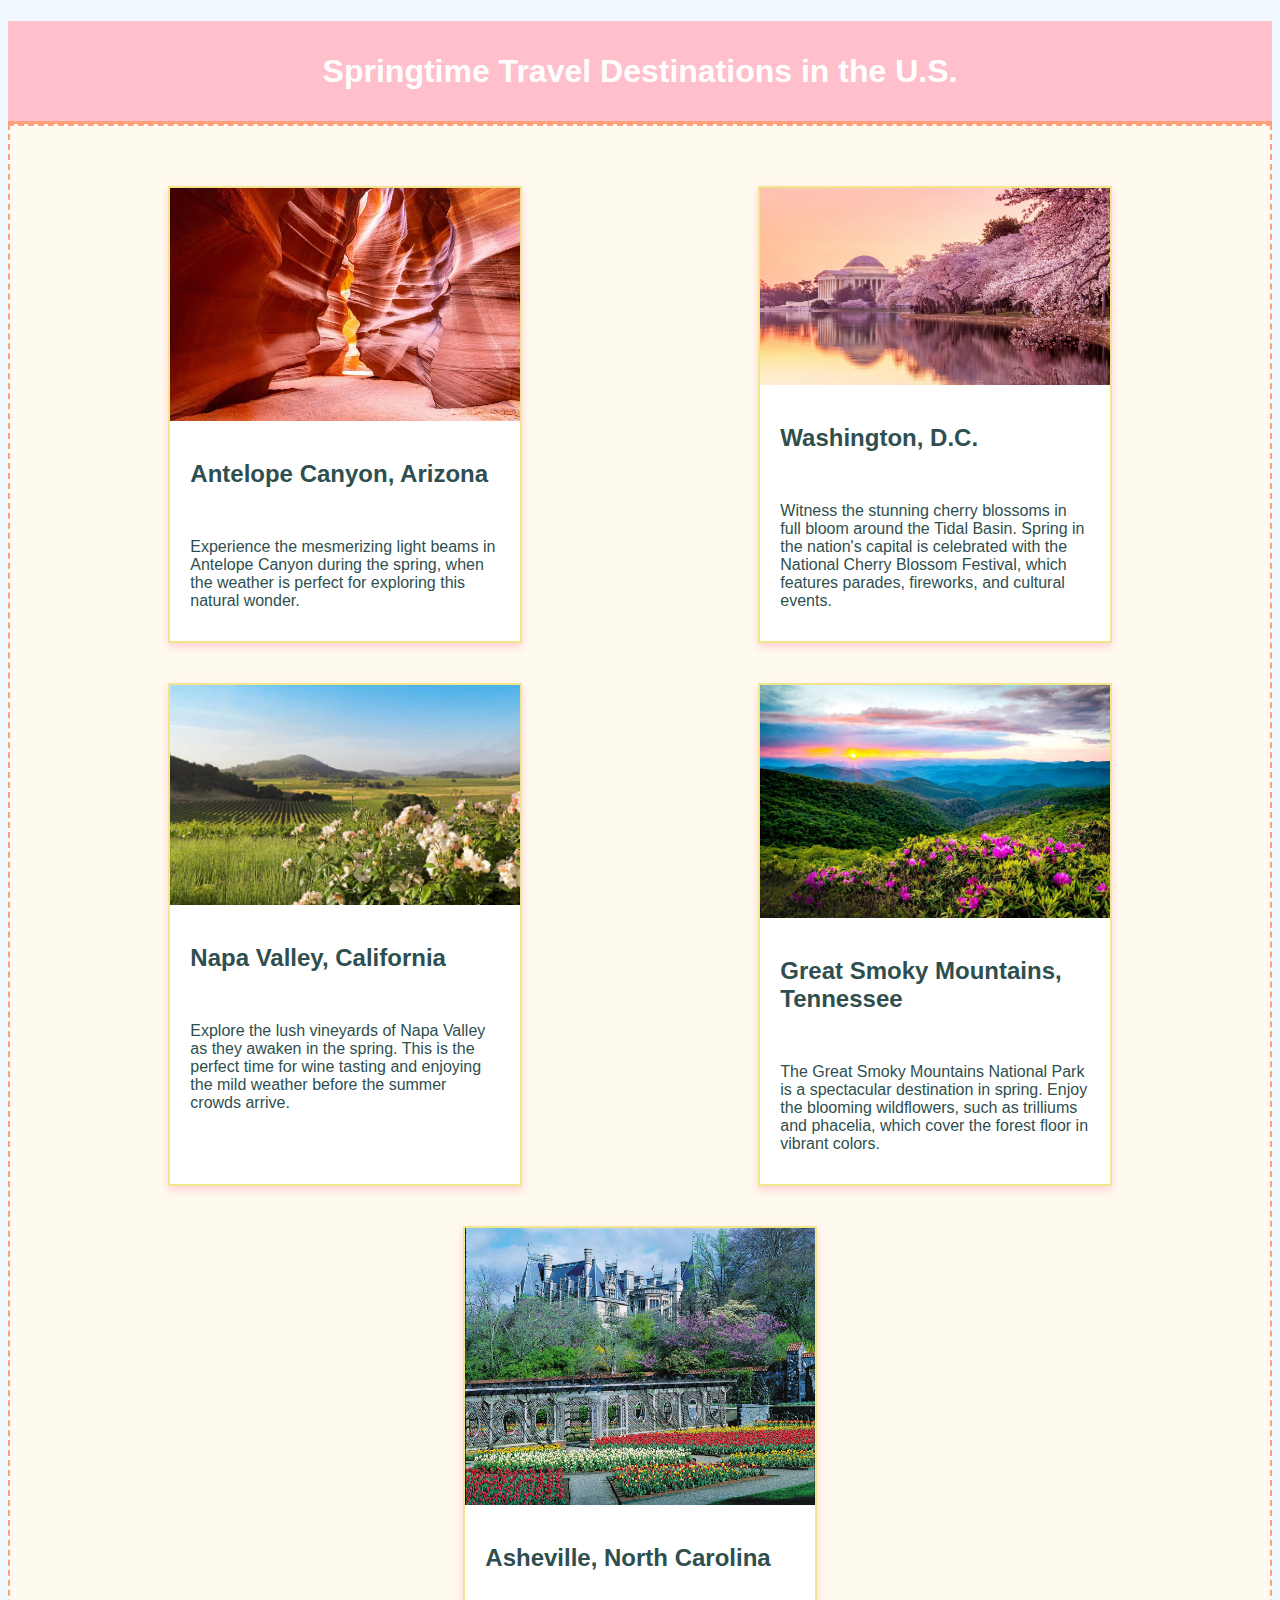
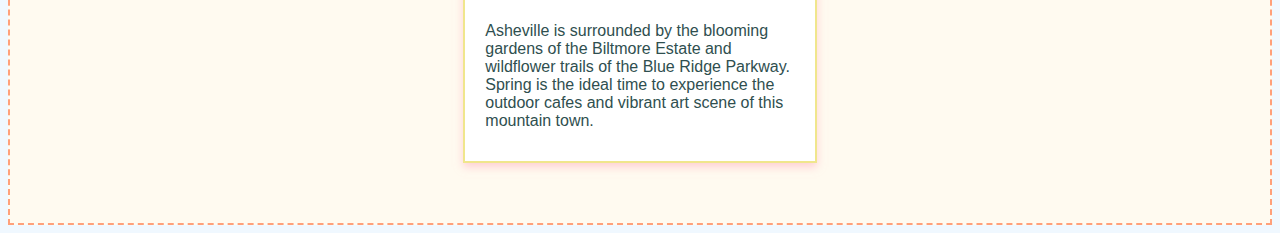
<file: index.html>
<!DOCTYPE html>
<html lang="en">
<head>
    <meta charset="UTF-8">
    <meta name="viewport" content="width=device-width, initial-scale=1.0">
    <title>Springtime Travel Destinations</title>
    <link rel="stylesheet" href="Style/card_styles.css">
</head>
<body>
    <header class="masthead">
        <h1 class="site-title centeredText">Springtime Travel Destinations in the U.S.</h1>
    </header>
    <main class="main-area">
        <div class="centered">
            <section class="cards">
                <article class="card">
                    <a href="#">
                        <div class="pixHolder">
                            <img src="images/antelope_canyon.jpg" alt="Antelope Canyon in Spring">
                        </div>
                        <div class="card-content">
                            <h2>Antelope Canyon, Arizona</h2>
                            <p>Experience the mesmerizing light beams in Antelope Canyon during the spring, 
                                when the weather is perfect for exploring this natural wonder.
                            </p>
                        </div>
                    </a>
                </article>
                <article class="card">
                    <a href="#">
                        <div class="pixHolder">
                            <img src="images/washington.webp" alt="Cherry Blossoms in Washington D.C.">
                        </div>
                        <div class="card-content">
                            <h2>Washington, D.C.</h2>
                            <p>Witness the stunning cherry blossoms in full bloom around the Tidal Basin. 
                                Spring in the nation's capital is celebrated with the National Cherry Blossom 
                                Festival, which features parades, fireworks, and cultural events.
                            </p>
                        </div>
                    </a>
                </article>
                <article class="card">
                    <a href="#">
                        <div class="pixHolder">
                            <img src="images/napa_valley.jpg" alt="Spring Vineyards in Napa Valley">
                        </div>
                        <div class="card-content">
                            <h2>Napa Valley, California</h2>
                            <p>Explore the lush vineyards of Napa Valley as they awaken in the spring. This is the 
                                perfect time for wine tasting and enjoying the mild weather before the summer crowds 
                                arrive.
                            </p>
                        </div>
                    </a>
                </article>
                <article class="card">
                    <a href="#">
                        <div class="pixHolder">
                            <img src="images/smokey_mountains.jpg" alt="Springtime in the Great Smoky Mountains">
                        </div>
                        <div class="card-content">
                            <h2>Great Smoky Mountains, Tennessee</h2>
                            <p>The Great Smoky Mountains National Park is a spectacular destination in spring. Enjoy 
                                the blooming wildflowers, such as trilliums and phacelia, which cover the forest floor 
                                in vibrant colors.
                            </p>
                        </div>
                    </a>
                </article>
                <article class="card">
                    <a href="#">
                        <div class="pixHolder">
                            <img src="images/asheville.jpg" alt="Spring Gardens in Asheville">
                        </div>
                        <div class="card-content">
                            <h2>Asheville, North Carolina</h2>
                            <p>Asheville is surrounded by the blooming gardens of the Biltmore Estate and wildflower 
                                trails of the Blue Ridge Parkway. Spring is the ideal time to experience the outdoor 
                                cafes and vibrant art scene of this mountain town.
                            </p>
                        </div>
                    </a>
                </article>
            </section>
        </div>
    </main>
</body>
</html>
</file>
<file: Style/card_styles.css>
body {
    font-family: 'Arial', sans-serif;
    background-color: #f0f8ff; 
}

.masthead {
    background: #ffc0cb; 
    color: white;
    height: 100px;
    line-height: 100px; 
    border-bottom: 3px solid #ffa07a; 
}

.site-title {
    text-align: center;
    font-size: 2em; 
}

.centered {
    max-width: 1200px;
    margin: auto;
    padding: 20px;
}

.main-area {
    border: 2px dashed #ffa07a; 
    padding: 20px;
    background-color: #fffaf0; 
}

.cards {
    display: flex;
    flex-wrap: wrap;
    justify-content: space-around;
}

.card {
    background: #ffffff; 
    border: 2px solid #f0e68c; 
    box-shadow: 0 4px 8px 0 rgba(255, 182, 193, 0.6); 
    margin: 20px;
    flex-basis: calc(33% - 40px);
    transition: transform 0.3s; 
}

.card:hover {
    transform: translateY(-10px); 
}

.card a {
    color: #2f4f4f; 
    text-decoration: none;
    display: block;
}

.card-content h2, .card-content p {
    padding: 15px 20px;
    color: #2f4f4f; 
}

.card-content h2 {
    font-size: 1.5em; 
}

.pixHolder img {
    width: 100%; 
    height: auto; 
}

@media screen and (max-width: 800px) {
    .card {
        flex-basis: calc(50% - 40px); 
    }
}

@media screen and (max-width: 600px) {
    .card {
        flex-basis: 100%; 
    }
}
</file>
